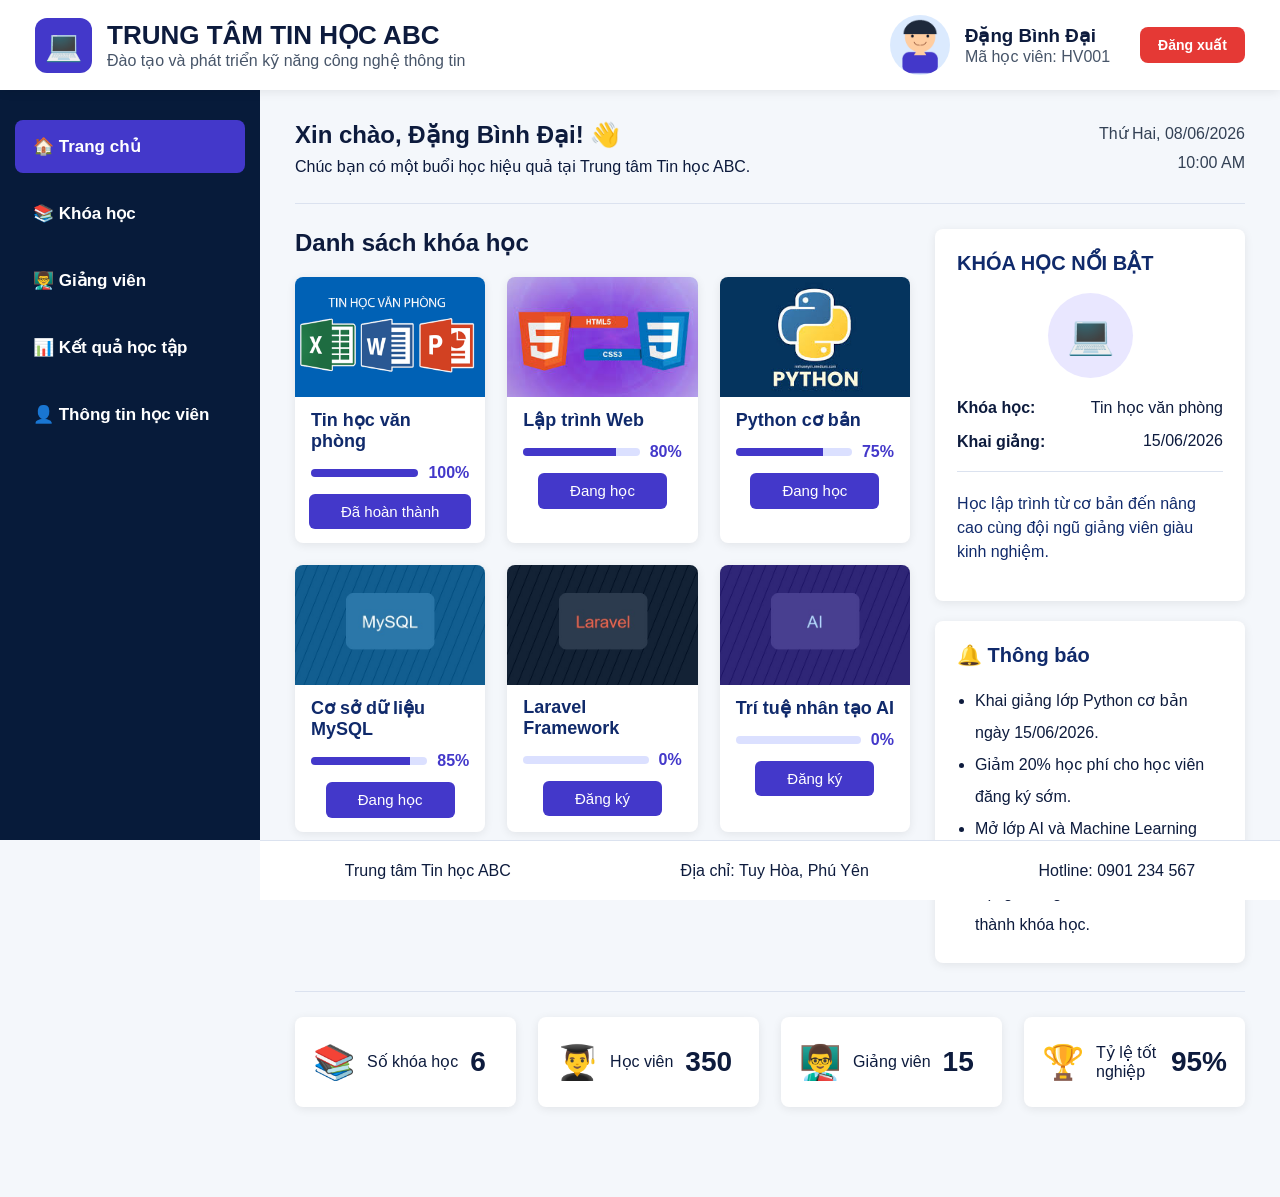
<file: index.html>
<!DOCTYPE html>
<html lang="vi">
<head>
    <meta charset="UTF-8">
    <meta name="viewport" content="width=device-width, initial-scale=1.0">
    <title>Trung Tâm Tin Học ABC</title>
    <link rel="stylesheet" href="css/style.css">
</head>
<body>

    <!-- HEADER -->
    <header class="header">
        <div class="logo-box">
            <div class="logo">💻</div>
            <div>
                <h1>TRUNG TÂM TIN HỌC ABC</h1>
                <p>Đào tạo và phát triển kỹ năng công nghệ thông tin</p>
            </div>
        </div>

        <div class="student-box">
    <img src="images/avatar.png" alt="Học viên">

    <div class="student-info">
        <h3>Đặng Bình Đại</h3>
        <p>Mã học viên: HV001</p>
    </div>

    <button class="logout-btn" onclick="location.href='login.html'">
    Đăng xuất
</button>
</div>
    </header>

    <!-- SIDEBAR -->
    <aside class="sidebar">
        <nav>
            <a href="index.html" class="menu-item active">🏠 Trang chủ</a>
            <a href="khoahoc.html" class="menu-item">📚 Khóa học</a>
            <a href="giangvien.html" class="menu-item">👨‍🏫 Giảng viên</a>
            <a href="ketqua.html" class="menu-item">📊 Kết quả học tập</a>
            <a href="sinhvien.html" class="menu-item">👤 Thông tin học viên</a>
        </nav>
    </aside>

    <!-- MAIN -->
    <main class="main">

        <!-- WELCOME -->
        <section class="welcome">
            <div>
                <h2>Xin chào, Đặng Bình Đại! 👋</h2>
                <p>Chúc bạn có một buổi học hiệu quả tại Trung tâm Tin học ABC.</p>
            </div>

            <div class="date-box">
                <p>Thứ Hai, 08/06/2026</p>
                <p>10:00 AM</p>
            </div>
        </section>

        <div class="content-layout">

            <!-- DANH SÁCH KHÓA HỌC -->
            <section>
                <h2>Danh sách khóa học</h2>

                <div class="course-grid">

                    <div class="course-card">
                        <img src="images/tinhocvsnphong.png" alt="">
                        <h3>Tin học văn phòng</h3>
                        <div class="progress-row">
                            <div class="progress">
                                <span style="width:100%;"></span>
                            </div>
                            <strong>100%</strong>
                        </div>
                        <button class="view-btn">Đã hoàn thành</button>
                    </div>

                    <div class="course-card">
                        <img src="images/thietkew.jpg" alt="">
                        <h3>Lập trình Web</h3>
                        <div class="progress-row">
                            <div class="progress">
                                <span style="width:80%;"></span>
                            </div>
                            <strong>80%</strong>
                        </div>
                        <button class="view-btn">Đang học</button>
                    </div>

                    <div class="course-card">
                        <img src="images/python.jpg" alt="">
                        <h3>Python cơ bản</h3>
                        <div class="progress-row">
                            <div class="progress">
                                <span style="width:75%;"></span>
                            </div>
                            <strong>75%</strong>
                        </div>
                        <button class="view-btn">Đang học</button>
                    </div>

                    <div class="course-card">
                        <img src="images/course4.jpg" alt="">
                        <h3>Cơ sở dữ liệu MySQL</h3>
                        <div class="progress-row">
                            <div class="progress">
                                <span style="width:85%;"></span>
                            </div>
                            <strong>85%</strong>
                        </div>
                        <button class="view-btn">Đang học</button>
                    </div>

                    <div class="course-card">
                        <img src="images/course5.jpg" alt="">
                        <h3>Laravel Framework</h3>
                        <div class="progress-row">
                            <div class="progress">
                                <span style="width:0%;"></span>
                            </div>
                            <strong>0%</strong>
                        </div>
                        <button class="view-btn">Đăng ký</button>
                    </div>

                    <div class="course-card">
                        <img src="images/course6.jpg" alt="">
                        <h3>Trí tuệ nhân tạo AI</h3>
                        <div class="progress-row">
                            <div class="progress">
                                <span style="width:0%;"></span>
                            </div>
                            <strong>0%</strong>
                        </div>
                        <button class="view-btn">Đăng ký</button>
                    </div>

                </div>
            </section>

            <!-- PANEL BÊN PHẢI -->
            <aside class="right-panel">

                <div class="selected-course">
                    <h2>KHÓA HỌC NỔI BẬT</h2>

                    <div class="big-icon">💻</div>

                    <p><b>Khóa học:</b> Tin học văn phòng</p>
                    <p><b>Khai giảng:</b> 15/06/2026</p>

                    <hr>

                    <p class="hint">
                        Học lập trình từ cơ bản đến nâng cao cùng đội ngũ giảng viên giàu kinh nghiệm.
                    </p>
                </div>

                <div class="notice">
                    <h2>🔔 Thông báo</h2>

                    <ul>
                        <li>Khai giảng lớp Python cơ bản ngày 15/06/2026.</li>
                        <li>Giảm 20% học phí cho học viên đăng ký sớm.</li>
                        <li>Mở lớp AI và Machine Learning tháng 07/2026.</li>
                        <li>Tặng chứng chỉ sau khi hoàn thành khóa học.</li>
                    </ul>
                </div>

            </aside>

        </div>

        <!-- THỐNG KÊ -->
        <section class="stats">

            <div class="stat-item">
                📚
                <span>Số khóa học</span>
                <b>6</b>
            </div>

            <div class="stat-item">
                👨‍🎓
                <span>Học viên</span>
                <b>350</b>
            </div>

            <div class="stat-item">
                👨‍🏫
                <span>Giảng viên</span>
                <b>15</b>
            </div>

            <div class="stat-item">
                🏆
                <span>Tỷ lệ tốt nghiệp</span>
                <b>95%</b>
            </div>

        </section>

    </main>

    <!-- FOOTER -->
    <footer class="footer">
        <p>Trung tâm Tin học ABC</p>
        <p>Địa chỉ: Tuy Hòa, Phú Yên</p>
        <p>Hotline: 0901 234 567</p>
    </footer>

</body>
</html>
</file>
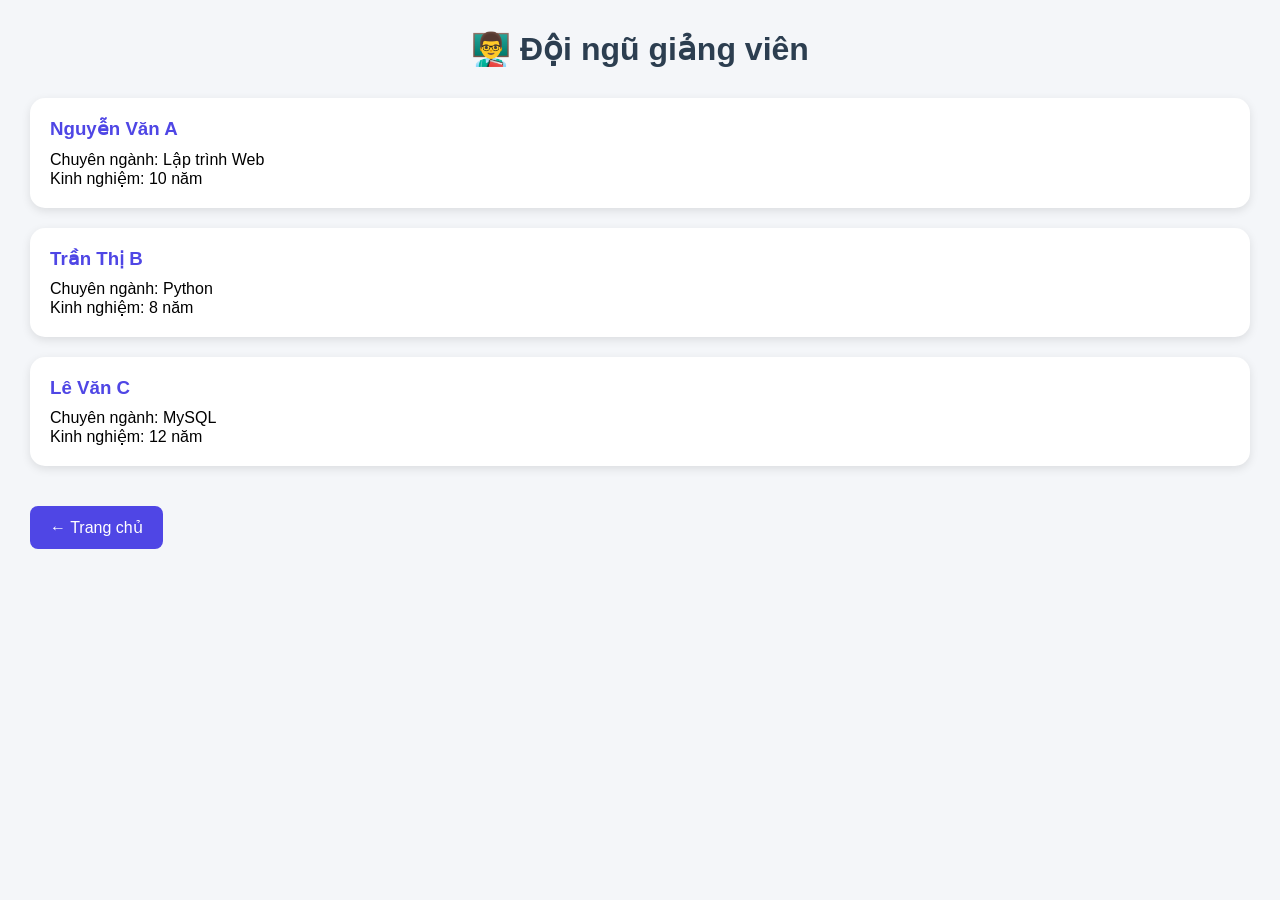
<file: giangvien.html>
<!DOCTYPE html>
<html lang="vi">
<head>
<meta charset="UTF-8">
<title>Giảng viên</title>
<link rel="stylesheet" href="css/page.css">
</head>
<body>

<h1>👨‍🏫 Đội ngũ giảng viên</h1>

<div class="teacher-card">
    <h3>Nguyễn Văn A</h3>
    <p>Chuyên ngành: Lập trình Web</p>
    <p>Kinh nghiệm: 10 năm</p>
</div>

<div class="teacher-card">
    <h3>Trần Thị B</h3>
    <p>Chuyên ngành: Python</p>
    <p>Kinh nghiệm: 8 năm</p>
</div>

<div class="teacher-card">
    <h3>Lê Văn C</h3>
    <p>Chuyên ngành: MySQL</p>
    <p>Kinh nghiệm: 12 năm</p>
</div>

<a href="index.html" class="back-btn">← Trang chủ</a>

</body>
</html>
</file>
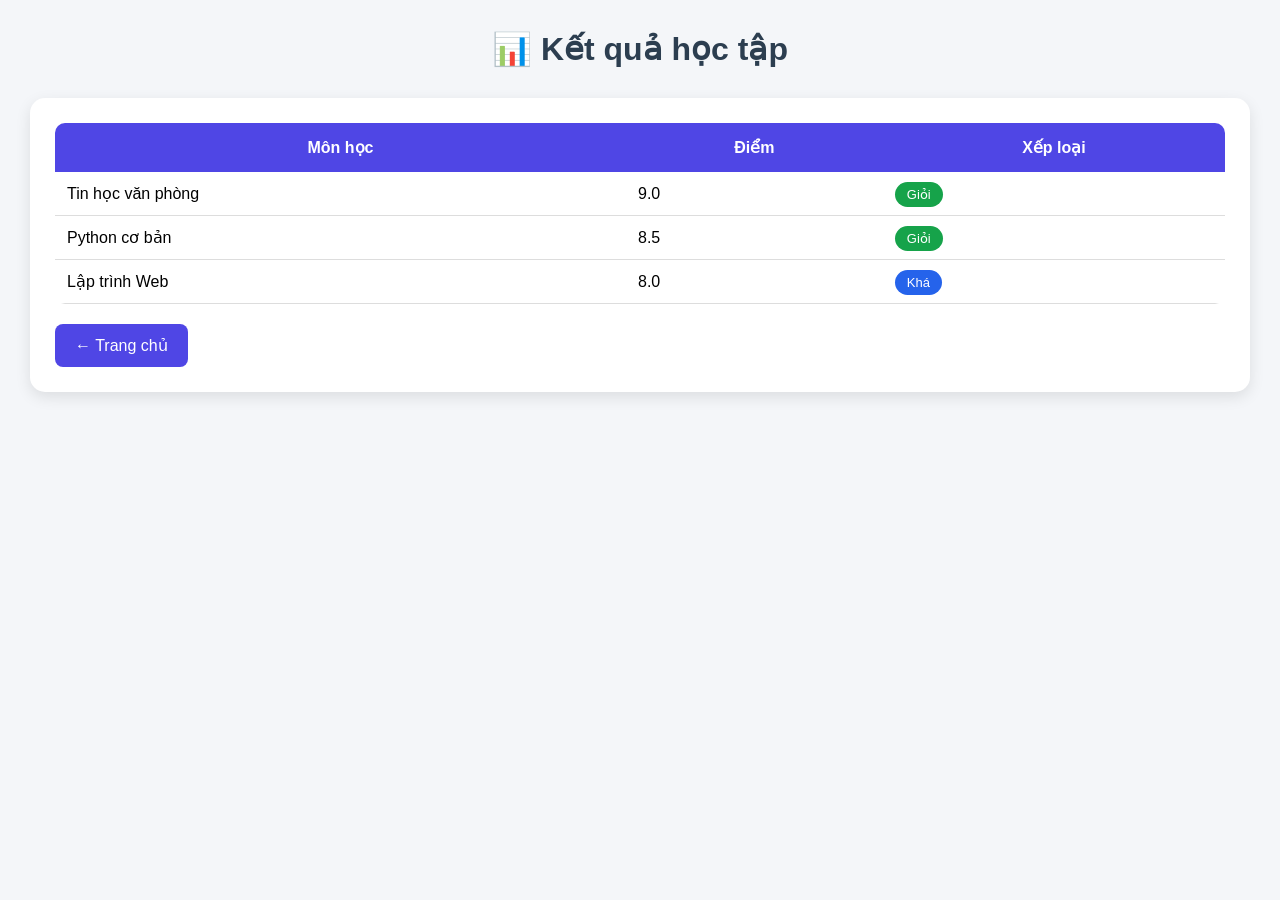
<file: ketqua.html>
<!DOCTYPE html>
<html lang="vi">
<head>
<meta charset="UTF-8">
<title>Kết quả học tập</title>
<link rel="stylesheet" href="css/page.css">
</head>
<body>

<h1>📊 Kết quả học tập</h1>

<div class="container">

<table>
<tr>
<th>Môn học</th>
<th>Điểm</th>
<th>Xếp loại</th>
</tr>

<tr>
<td>Tin học văn phòng</td>
<td>9.0</td>
<td><span class="badge success">Giỏi</span></td>
</tr>

<tr>
<td>Python cơ bản</td>
<td>8.5</td>
<td><span class="badge success">Giỏi</span></td>
</tr>

<tr>
<td>Lập trình Web</td>
<td>8.0</td>
<td><span class="badge primary">Khá</span></td>
</tr>

</table>

<a href="index.html" class="back-btn">← Trang chủ</a>

</div>

</body>
</html>
</file>
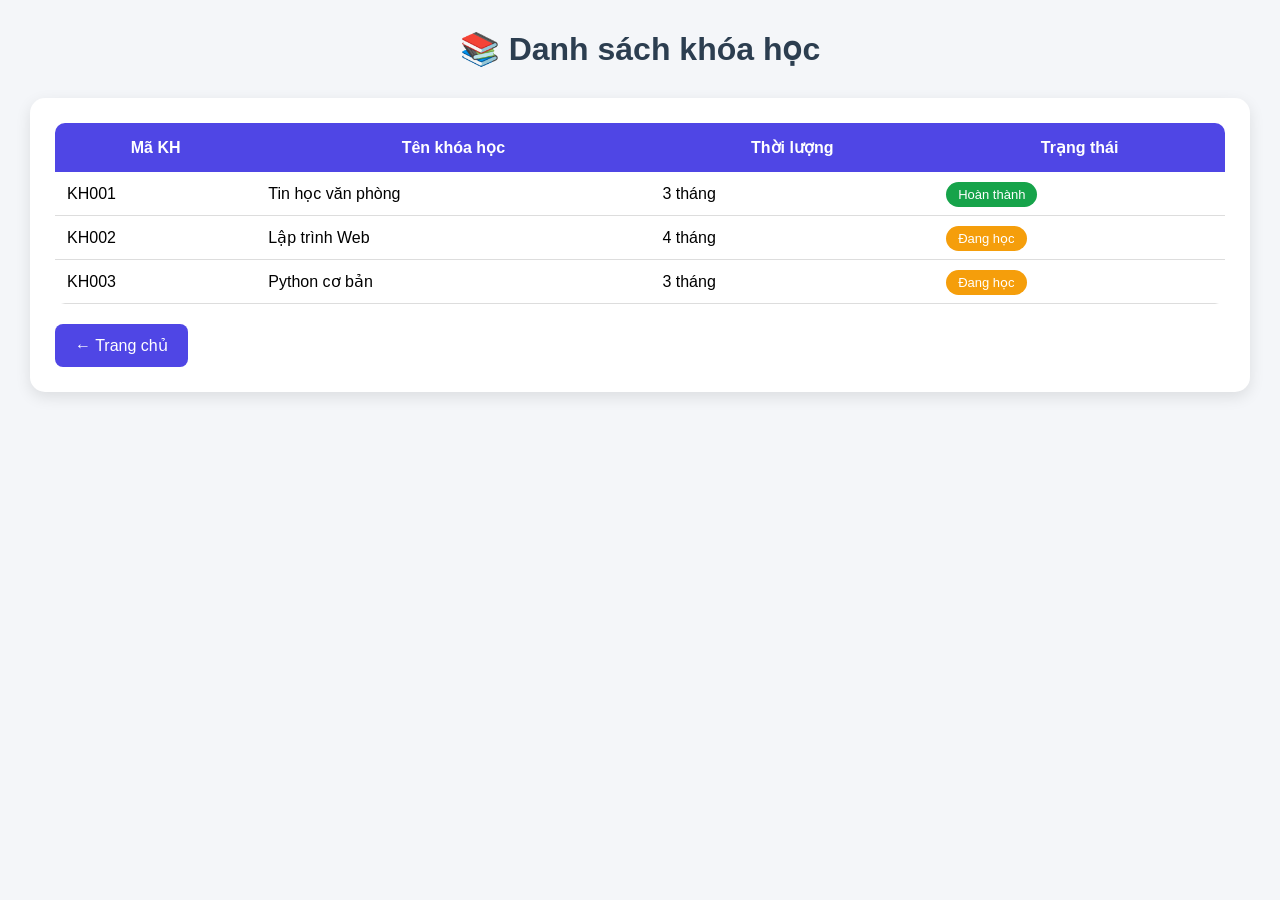
<file: khoahoc.html>
<!DOCTYPE html>
<html lang="vi">
<head>
<meta charset="UTF-8">
<title>Khóa học</title>
<link rel="stylesheet" href="css/page.css">
</head>
<body>

<h1>📚 Danh sách khóa học</h1>

<div class="container">
<table>
<tr>
<th>Mã KH</th>
<th>Tên khóa học</th>
<th>Thời lượng</th>
<th>Trạng thái</th>
</tr>

<tr>
<td>KH001</td>
<td>Tin học văn phòng</td>
<td>3 tháng</td>
<td><span class="badge success">Hoàn thành</span></td>
</tr>

<tr>
<td>KH002</td>
<td>Lập trình Web</td>
<td>4 tháng</td>
<td><span class="badge warning">Đang học</span></td>
</tr>

<tr>
<td>KH003</td>
<td>Python cơ bản</td>
<td>3 tháng</td>
<td><span class="badge warning">Đang học</span></td>
</tr>

</table>

<a href="index.html" class="back-btn">← Trang chủ</a>
</div>
</body>
</html>
</file>
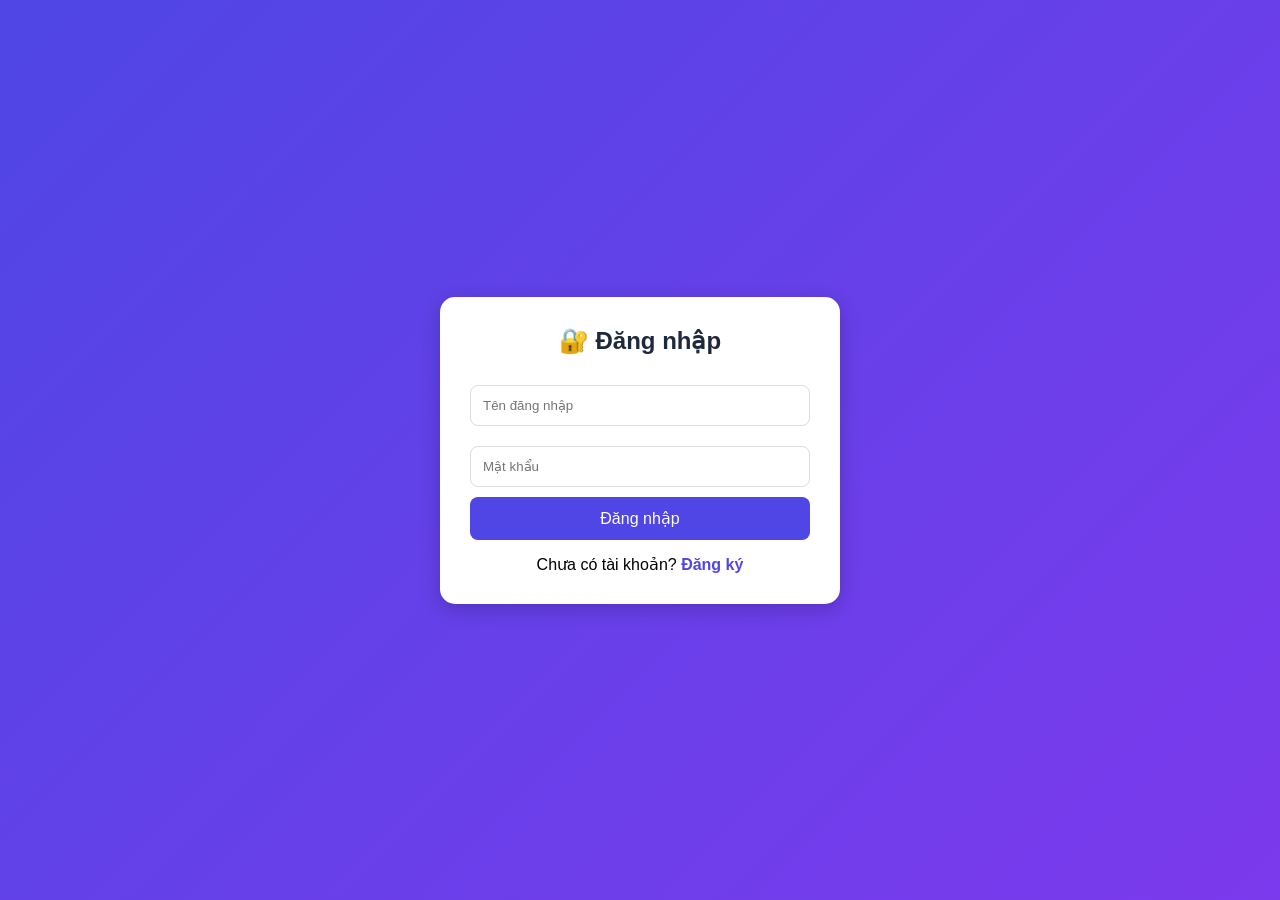
<file: login.html>
<!DOCTYPE html>
<html lang="vi">
<head>
    <meta charset="UTF-8">
    <meta name="viewport" content="width=device-width, initial-scale=1.0">
    <title>Đăng nhập</title>

    <style>
        *{
            margin:0;
            padding:0;
            box-sizing:border-box;
            font-family:Arial, sans-serif;
        }

        body{
            background:linear-gradient(135deg,#4f46e5,#7c3aed);
            height:100vh;
            display:flex;
            justify-content:center;
            align-items:center;
        }

        .box{
            width:400px;
            background:white;
            padding:30px;
            border-radius:15px;
            box-shadow:0 5px 20px rgba(0,0,0,.2);
        }

        h2{
            text-align:center;
            margin-bottom:20px;
            color:#1e293b;
        }

        input{
            width:100%;
            padding:12px;
            margin:10px 0;
            border:1px solid #ddd;
            border-radius:8px;
        }

        button{
            width:100%;
            padding:12px;
            border:none;
            background:#4f46e5;
            color:white;
            border-radius:8px;
            cursor:pointer;
            font-size:16px;
        }

        button:hover{
            background:#3730a3;
        }

        p{
            text-align:center;
            margin-top:15px;
        }

        a{
            color:#4f46e5;
            text-decoration:none;
            font-weight:bold;
        }
    </style>
</head>
<body>

<div class="box">
    <h2>🔐 Đăng nhập</h2>

    <form action="index.html" method="get">
    <input type="text" placeholder="Tên đăng nhập" required>
    <input type="password" placeholder="Mật khẩu" required>

    <button type="submit">Đăng nhập</button>
</form>

    <p>
        Chưa có tài khoản?
        <a href="register.html">Đăng ký</a>
    </p>
</div>

</body>
</html>
</file>
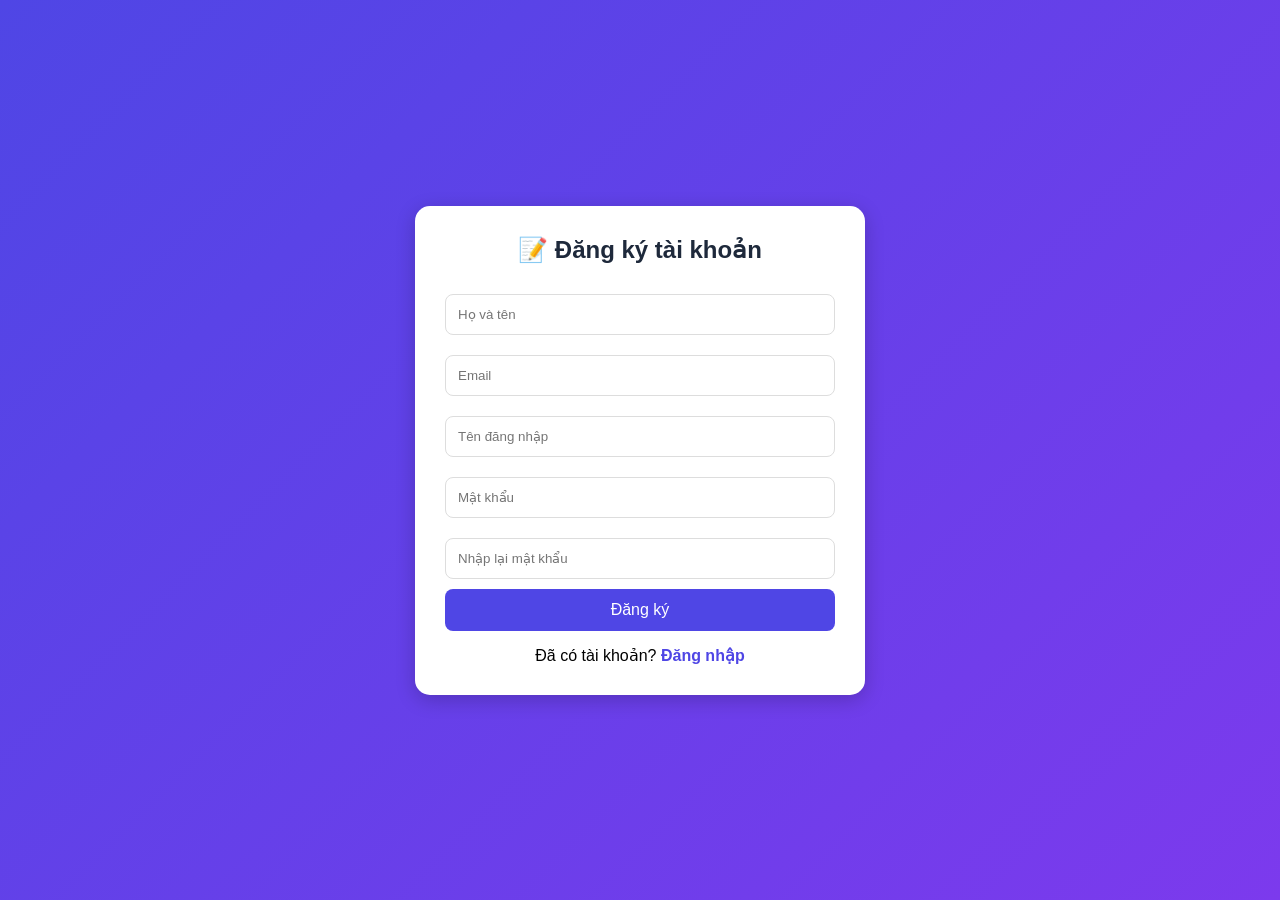
<file: register.html>
<!DOCTYPE html>
<html lang="vi">
<head>
    <meta charset="UTF-8">
    <meta name="viewport" content="width=device-width, initial-scale=1.0">
    <title>Đăng ký</title>

    <style>
        *{
            margin:0;
            padding:0;
            box-sizing:border-box;
            font-family:Arial, sans-serif;
        }

        body{
            background:linear-gradient(135deg,#4f46e5,#7c3aed);
            height:100vh;
            display:flex;
            justify-content:center;
            align-items:center;
        }

        .box{
            width:450px;
            background:white;
            padding:30px;
            border-radius:15px;
            box-shadow:0 5px 20px rgba(0,0,0,.2);
        }

        h2{
            text-align:center;
            margin-bottom:20px;
            color:#1e293b;
        }

        input{
            width:100%;
            padding:12px;
            margin:10px 0;
            border:1px solid #ddd;
            border-radius:8px;
        }

        button{
            width:100%;
            padding:12px;
            border:none;
            background:#4f46e5;
            color:white;
            border-radius:8px;
            cursor:pointer;
            font-size:16px;
        }

        button:hover{
            background:#3730a3;
        }

        p{
            text-align:center;
            margin-top:15px;
        }

        a{
            color:#4f46e5;
            text-decoration:none;
            font-weight:bold;
        }
    </style>
</head>
<body>

<div class="box">
    <h2>📝 Đăng ký tài khoản</h2>

   <form action="login.html" method="get">
    <input type="text" placeholder="Họ và tên" required>
    <input type="email" placeholder="Email" required>
    <input type="text" placeholder="Tên đăng nhập" required>
    <input type="password" placeholder="Mật khẩu" required>
    <input type="password" placeholder="Nhập lại mật khẩu" required>

    <button type="submit">Đăng ký</button>
</form>

    <p>
        Đã có tài khoản?
        <a href="login.html">Đăng nhập</a>
    </p>
</div>

</body>
</html>
</file>
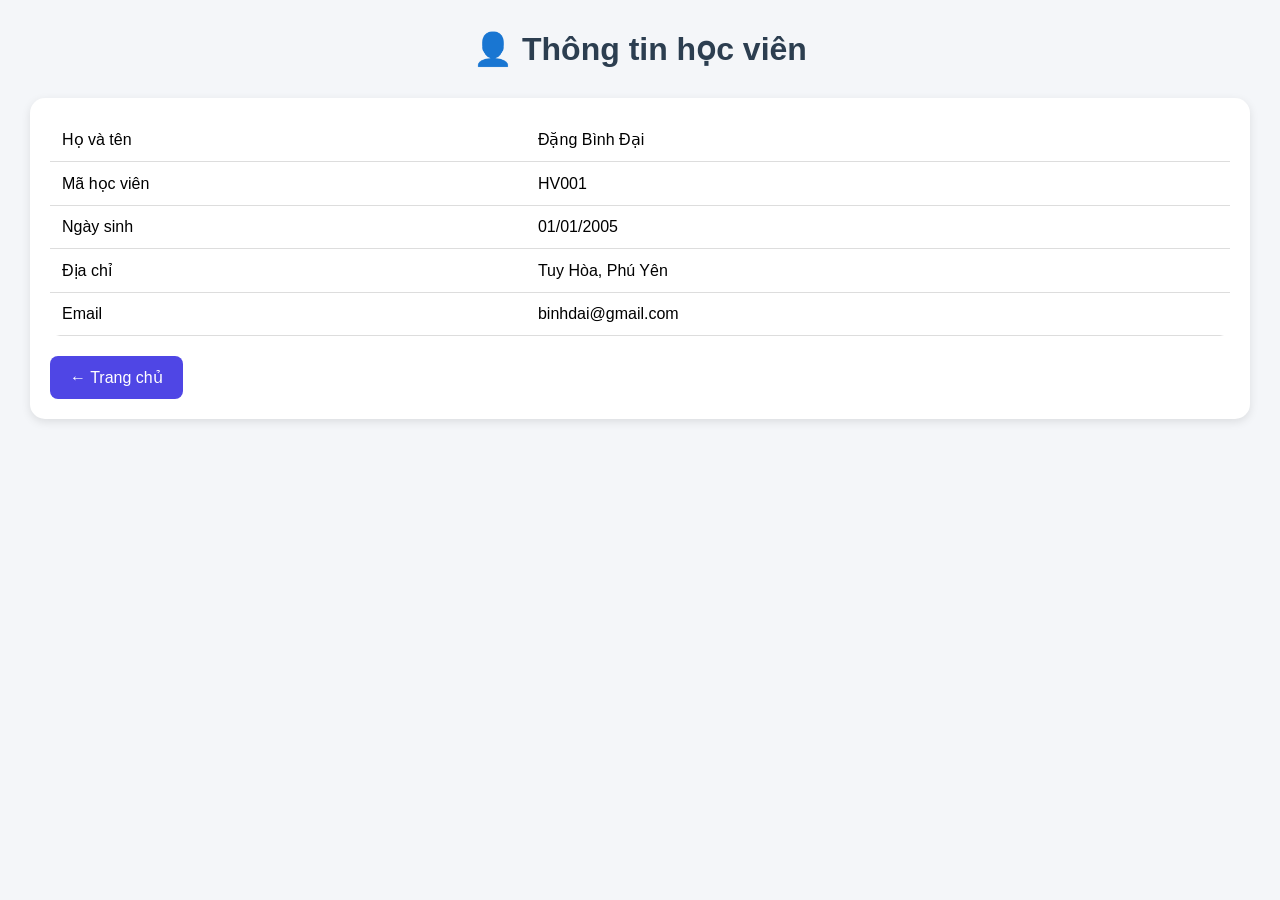
<file: sinhvien.html>
<!DOCTYPE html>
<html lang="vi">
<head>
<meta charset="UTF-8">
<title>Thông tin học viên</title>
<link rel="stylesheet" href="css/page.css">
</head>
<body>

<h1>👤 Thông tin học viên</h1>

<div class="info-box">

<table>
<tr>
<td>Họ và tên</td>
<td>Đặng Bình Đại</td>
</tr>

<tr>
<td>Mã học viên</td>
<td>HV001</td>
</tr>

<tr>
<td>Ngày sinh</td>
<td>01/01/2005</td>
</tr>

<tr>
<td>Địa chỉ</td>
<td>Tuy Hòa, Phú Yên</td>
</tr>

<tr>
<td>Email</td>
<td>binhdai@gmail.com</td>
</tr>
</table>

<a href="index.html" class="back-btn">← Trang chủ</a>

</div>
</body>
</html>
</file>
<file: css/style.css>
/* RESET: Xóa khoảng cách mặc định để bố cục dễ canh chỉnh hơn. */
* {
    box-sizing: border-box;
    margin: 0;
    padding: 0;
}

body {
    background: #f4f7fb;
    color: #0d1b3d;
    font-family: Arial, Helvetica, sans-serif;
}

/* HEADER: Dùng Flexbox để logo nằm trái, thông tin sinh viên nằm phải. */
.header {
    align-items: center;
    background: white;
    box-shadow: 0 2px 10px rgba(0, 0, 0, 0.08);
    display: flex;
    height: 90px;
    justify-content: space-between;
    left: 0;
    padding: 15px 35px;
    position: fixed;
    right: 0;
    top: 0;
    z-index: 10;
}

.logo-box,
.student-box {
    align-items: center;
    display: flex;
    gap: 15px;
}

.logo {
    background: #4338ca;
    border-radius: 12px;
    color: white;
    font-size: 30px;
    padding: 10px;
}

.logo-box h1 {
    font-size: 26px;
}

.logo-box p,
.student-box p {
    color: #475569;
}

.student-box img {
    border-radius: 50%;
    height: 60px;
    width: 60px;
}

/* SIDEBAR: Cố định bên trái, các mục menu xếp dọc bằng Flexbox. */
.sidebar {
    background: #071b3a;
    bottom: 60px;
    left: 0;
    padding: 120px 15px 20px;
    position: fixed;
    top: 0;
    width: 260px;
}

.sidebar nav {
    display: flex;
    flex-direction: column;
    gap: 14px;
}

.menu-item {
    border-radius: 8px;
    color: white;
    font-size: 17px;
    font-weight: bold;
    padding: 16px 18px;
    text-decoration: none;
}

/* CLASS ACTIVE: JavaScript thêm class này vào menu được bấm để đổi màu. */
.menu-item.active {
    background: #4338ca;
}

/* MAIN: Chừa khoảng trống cho header, sidebar và footer. */
.main {
    margin-left: 260px;
    padding: 120px 35px 90px;
}

.welcome {
    align-items: center;
    border-bottom: 1px solid #dbe2ef;
    display: flex;
    justify-content: space-between;
    margin-bottom: 25px;
    padding-bottom: 25px;
}

.welcome h2 {
    margin-bottom: 8px;
}

.date-box {
    color: #334155;
    line-height: 1.8;
    text-align: right;
}

/* CONTENT LAYOUT: Chia phần môn học và phần thông tin bên phải. */
.content-layout {
    display: grid;
    gap: 25px;
    grid-template-columns: 1fr 310px;
}

/* COURSE GRID: Mặc định 3 cột. JavaScript sẽ đổi thành 2 cột nếu MSSV có số cuối lẻ. */
.course-grid {
    display: grid;
    gap: 22px;
    grid-template-columns: repeat(3, 1fr);
    margin-top: 20px;
}

.course-grid.two-columns {
    grid-template-columns: repeat(2, 1fr);
}

.course-grid.three-columns {
    grid-template-columns: repeat(3, 1fr);
}

.course-card {
    background: white;
    border-radius: 8px;
    box-shadow: 0 2px 10px rgba(0, 0, 0, 0.08);
    overflow: hidden;
    padding-bottom: 14px;
}

.course-card img {
    display: block;
    height: 120px;
    object-fit: cover;
    width: 100%;
}

.course-card h3 {
    color: #102a6b;
    font-size: 18px;
    padding: 12px 16px;
}

.progress-row {
    align-items: center;
    display: flex;
    gap: 10px;
    padding: 0 16px 12px;
}

.progress {
    background: #dbe0ff;
    border-radius: 20px;
    flex: 1;
    height: 8px;
    overflow: hidden;
}

.progress span {
    background: #4338ca;
    display: block;
    height: 100%;
}

.progress-row strong {
    color: #4338ca;
}

.view-btn {
    background: #4338ca;
    border: 0;
    border-radius: 6px;
    color: white;
    cursor: pointer;
    display: block;
    font-size: 15px;
    margin: 0 auto;
    padding: 9px 32px;
}

.view-btn:hover {
    background: #312e81;
}

/* RIGHT PANEL: Khu vực hiển thị môn học đang chọn và thông báo. */
.right-panel {
    display: flex;
    flex-direction: column;
    gap: 20px;
}

.selected-course,
.notice {
    background: white;
    border-radius: 8px;
    box-shadow: 0 2px 10px rgba(0, 0, 0, 0.08);
    padding: 22px;
}

.selected-course h2,
.notice h2 {
    color: #102a6b;
    font-size: 20px;
    margin-bottom: 18px;
}

.big-icon {
    background: #e9e7ff;
    border-radius: 50%;
    color: #4338ca;
    font-size: 38px;
    height: 85px;
    line-height: 85px;
    margin: 0 auto 20px;
    text-align: center;
    width: 85px;
}

.selected-course p {
    display: flex;
    justify-content: space-between;
    margin: 15px 0;
}

.selected-course hr {
    border: 0;
    border-top: 1px solid #dbe2ef;
    margin: 20px 0;
}

.hint {
    color: #102a6b;
    line-height: 1.5;
}

.notice ul {
    line-height: 2;
    padding-left: 18px;
}

/* STATS: 4 ô thống kê dùng Flexbox theo yêu cầu đề. */
.stats {
    border-top: 1px solid #dbe2ef;
    display: flex;
    gap: 22px;
    margin-top: 28px;
    padding-top: 25px;
}

.stat-item {
    align-items: center;
    background: white;
    border-radius: 8px;
    box-shadow: 0 2px 10px rgba(0, 0, 0, 0.08);
    display: flex;
    flex: 1;
    gap: 12px;
    min-height: 90px;
    padding: 18px;
}

.stat-item {
    font-size: 34px;
}

.stat-item span,
.stat-item b {
    display: block;
    font-size: 16px;
}

.stat-item b {
    font-size: 28px;
}

/* FOOTER: Cố định phía dưới, hiển thị thông tin sinh viên và ngày thi. */
.footer {
    align-items: center;
    background: white;
    border-top: 1px solid #dbe2ef;
    bottom: 0;
    display: flex;
    height: 60px;
    justify-content: space-around;
    left: 260px;
    position: fixed;
    right: 0;
}

/* RESPONSIVE: Khi màn hình nhỏ, bố cục tự chuyển thành 1 cột để không bị vỡ. */
@media (max-width: 1100px) {
    .content-layout {
        grid-template-columns: 1fr;
    }
}

@media (max-width: 800px) {
    .header,
    .welcome,
    .stats,
    .footer {
        align-items: flex-start;
        flex-direction: column;
        height: auto;
    }

    .sidebar {
        bottom: auto;
        position: static;
        width: 100%;
        padding: 110px 15px 15px;
    }

    .main {
        margin-left: 0;
        padding: 25px 15px 120px;
    }

    .course-grid,
    .course-grid.two-columns,
    .course-grid.three-columns {
        grid-template-columns: 1fr;
    }

    .footer {
        left: 0;
        padding: 10px 15px;
    }
}
.student-box{
    display:flex;
    align-items:center;
    gap:15px;
}

.logout-btn{
    margin-left:15px;
    background:#e53935;
    color:white;
    border:none;
    padding:10px 18px;
    border-radius:8px;
    cursor:pointer;
    font-size:14px;
    font-weight:600;
    transition:0.3s;
}

.logout-btn:hover{
    background:#c62828;
}
</file>
<file: css/page.css>
/* Reset */
*{
    margin:0;
    padding:0;
    box-sizing:border-box;
    font-family:'Segoe UI',sans-serif;
}

body{
    background:#f4f6f9;
    padding:30px;
}

/* Tiêu đề */
h1{
    text-align:center;
    margin-bottom:30px;
    color:#2c3e50;
}

/* Card */
.container{
    background:#fff;
    padding:25px;
    border-radius:15px;
    box-shadow:0 5px 15px rgba(0,0,0,0.1);
}

/* Table */
table{
    width:100%;
    border-collapse:collapse;
    background:white;
    border-radius:10px;
    overflow:hidden;
}

table th{
    background:#4f46e5;
    color:white;
    padding:15px;
}

table td{
    padding:12px;
    border-bottom:1px solid #ddd;
}

table tr:hover{
    background:#f5f5f5;
}

/* Card giảng viên */
.teacher-card{
    background:white;
    padding:20px;
    border-radius:15px;
    margin-bottom:20px;
    box-shadow:0 3px 10px rgba(0,0,0,0.1);
    transition:.3s;
}

.teacher-card:hover{
    transform:translateY(-5px);
}

.teacher-card h3{
    color:#4f46e5;
    margin-bottom:10px;
}

/* Thông tin học viên */
.info-box{
    background:white;
    padding:20px;
    border-radius:15px;
    box-shadow:0 3px 10px rgba(0,0,0,0.1);
}

/* Nút */
.back-btn{
    display:inline-block;
    margin-top:20px;
    padding:12px 20px;
    background:#4f46e5;
    color:white;
    text-decoration:none;
    border-radius:8px;
    transition:.3s;
}

.back-btn:hover{
    background:#3730a3;
}

/* Badge */
.badge{
    padding:5px 12px;
    border-radius:20px;
    color:white;
    font-size:13px;
}

.success{
    background:#16a34a;
}

.warning{
    background:#f59e0b;
}

.primary{
    background:#2563eb;
}
</file>
